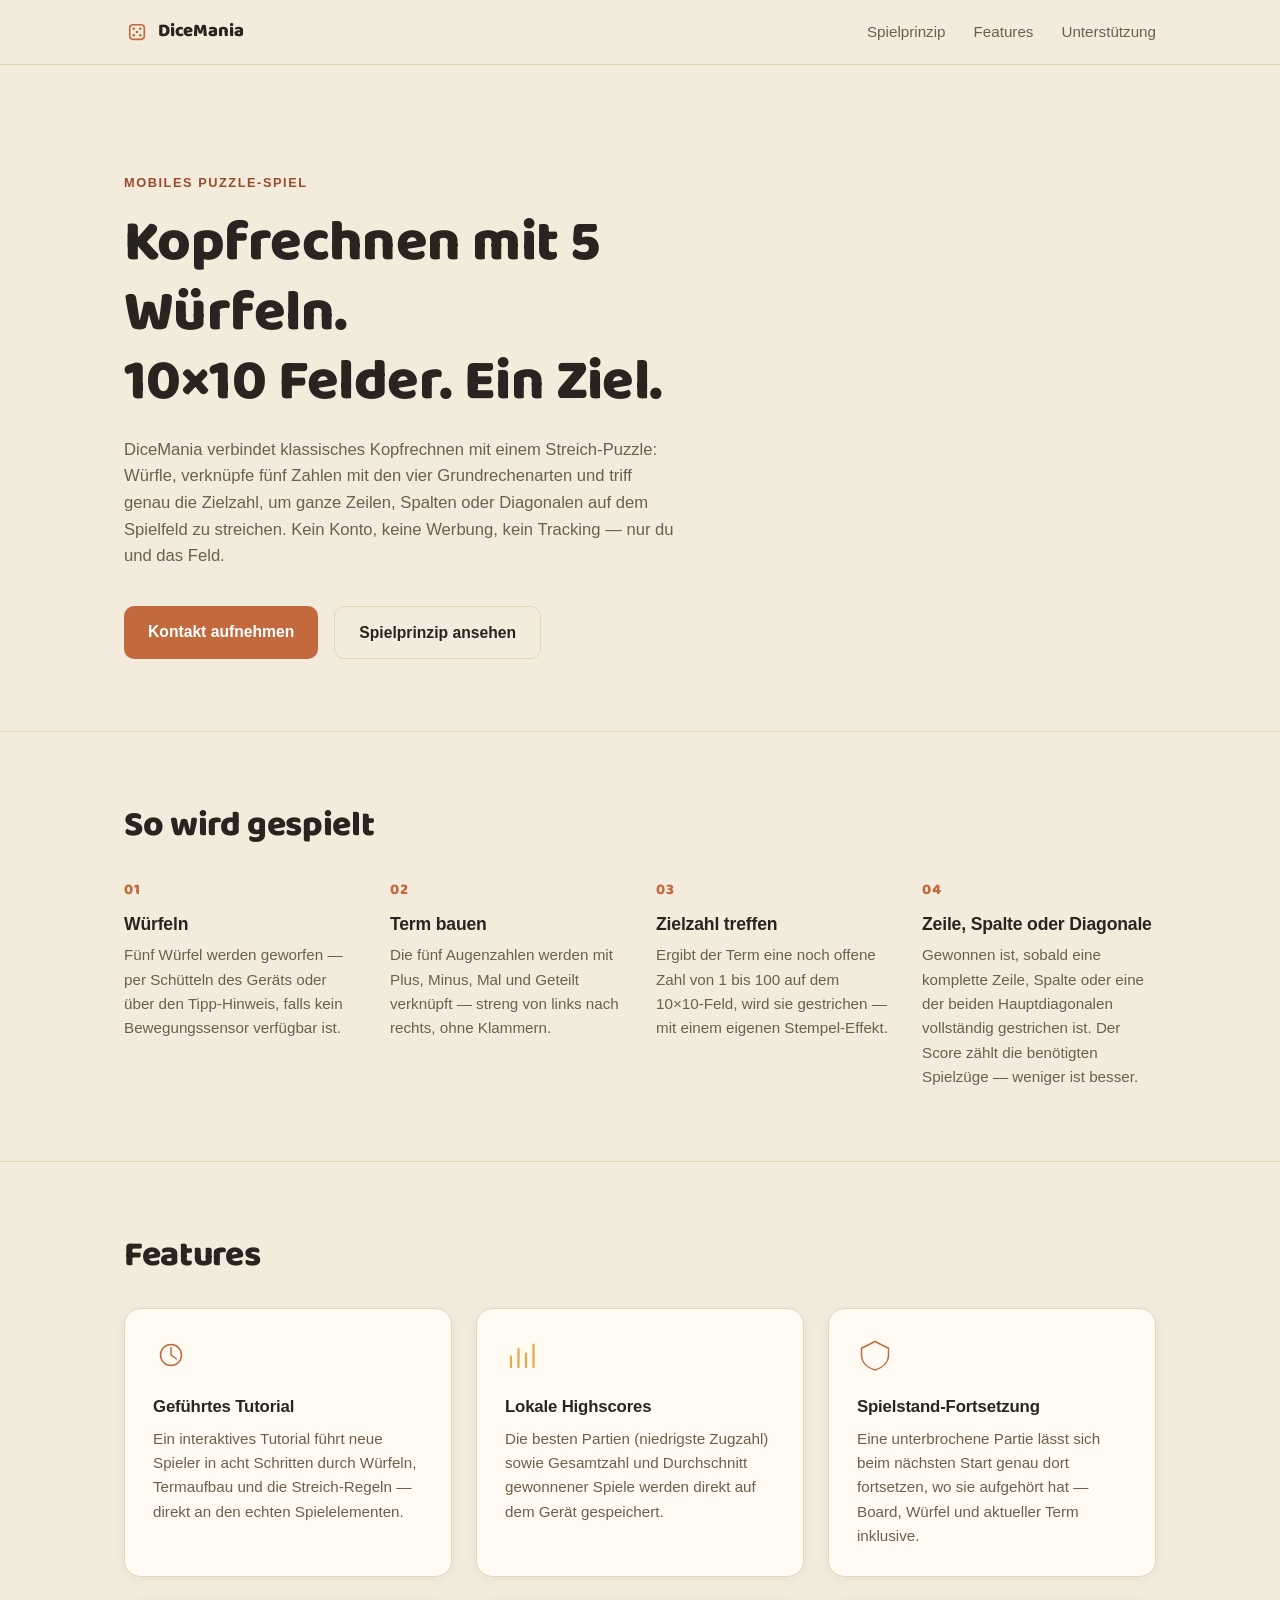
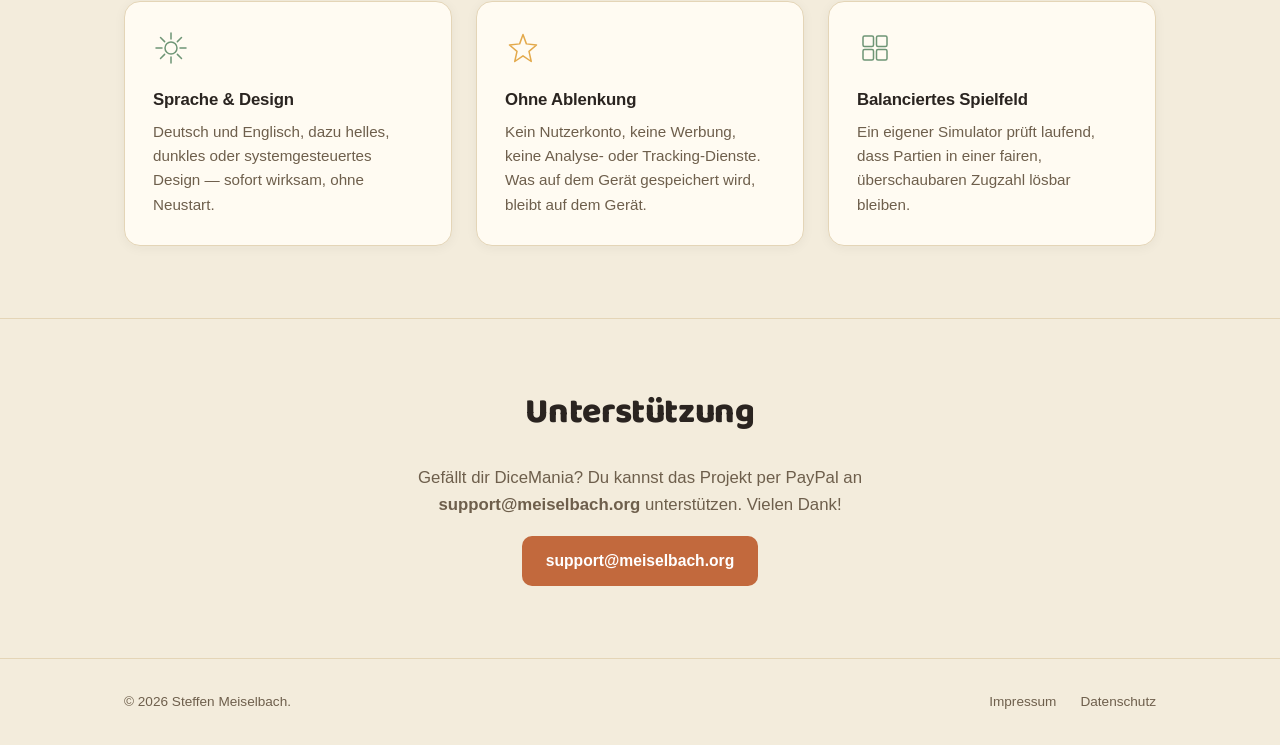
<file: index.html>
<!DOCTYPE html>
<html lang="de">
<head>
<meta charset="UTF-8">
<meta name="viewport" content="width=device-width, initial-scale=1.0">
<title>DiceMania — Kopfrechnen-Puzzle mit 5 Würfeln</title>
<meta name="description" content="DiceMania ist ein mobiles Puzzle-Spiel: Mit 5 Würfeln und den 4 Grundrechenarten Zielzahlen bilden, um Zeilen, Spalten und Diagonalen auf einem 10×10-Feld zu streichen. Ohne Werbung, ohne Tracking, ohne Nutzerkonto.">
<link rel="icon" href="favicon.svg" type="image/svg+xml">
<meta name="theme-color" content="#f3ecdc">
<link rel="preload" href="fonts/Baloo2-ExtraBold.ttf" as="font" type="font/ttf" crossorigin>
<link rel="stylesheet" href="styles.css">
</head>
<body>

<a class="skip-link" href="#main">Zum Inhalt springen</a>

<header class="site-header">
  <div class="wrap header-inner">
    <a href="#top" class="logo">
      <svg class="logo-dice" viewBox="0 0 32 32" aria-hidden="true">
        <rect x="7" y="7" width="18" height="18" rx="4" fill="none" stroke="currentColor" stroke-width="2"/>
        <circle cx="12" cy="12" r="1.6" fill="currentColor"/>
        <circle cx="20" cy="12" r="1.6" fill="currentColor"/>
        <circle cx="16" cy="16" r="1.6" fill="currentColor"/>
        <circle cx="12" cy="20" r="1.6" fill="currentColor"/>
        <circle cx="20" cy="20" r="1.6" fill="currentColor"/>
      </svg>
      DiceMania
    </a>
    <button class="nav-toggle" id="navToggle" aria-expanded="false" aria-controls="primaryNav">
      <span></span><span></span><span></span>
      <span class="sr-only">Menü</span>
    </button>
    <nav id="primaryNav" class="primary-nav">
      <a href="#spielprinzip">Spielprinzip</a>
      <a href="#features">Features</a>
      <a href="#unterstuetzung">Unterstützung</a>
    </nav>
  </div>
</header>

<main id="main">

  <section id="top" class="hero">
    <div class="wrap">
      <p class="eyebrow reveal">Mobiles Puzzle-Spiel</p>
      <h1 class="reveal">Kopfrechnen mit 5 Würfeln.<br>10×10 Felder. Ein Ziel.</h1>
      <p class="hero-sub reveal">
        DiceMania verbindet klassisches Kopfrechnen mit einem Streich-Puzzle:
        Würfle, verknüpfe fünf Zahlen mit den vier Grundrechenarten und
        triff genau die Zielzahl, um ganze Zeilen, Spalten oder Diagonalen
        auf dem Spielfeld zu streichen. Kein Konto, keine Werbung, kein
        Tracking — nur du und das Feld.
      </p>
      <div class="hero-actions reveal">
        <a class="btn btn-primary" href="mailto:support@meiselbach.org?subject=DiceMania">Kontakt aufnehmen</a>
        <a class="btn btn-ghost" href="#spielprinzip">Spielprinzip ansehen</a>
      </div>
    </div>
  </section>

  <section id="spielprinzip" class="section">
    <div class="wrap">
      <h2 class="reveal">So wird gespielt</h2>
      <ol class="rules-steps">
        <li class="reveal">
          <span class="step-num">01</span>
          <h3>Würfeln</h3>
          <p>Fünf Würfel werden geworfen — per Schütteln des Geräts oder über den Tipp-Hinweis, falls kein Bewegungssensor verfügbar ist.</p>
        </li>
        <li class="reveal">
          <span class="step-num">02</span>
          <h3>Term bauen</h3>
          <p>Die fünf Augenzahlen werden mit Plus, Minus, Mal und Geteilt verknüpft — streng von links nach rechts, ohne Klammern.</p>
        </li>
        <li class="reveal">
          <span class="step-num">03</span>
          <h3>Zielzahl treffen</h3>
          <p>Ergibt der Term eine noch offene Zahl von 1 bis 100 auf dem 10×10-Feld, wird sie gestrichen — mit einem eigenen Stempel-Effekt.</p>
        </li>
        <li class="reveal">
          <span class="step-num">04</span>
          <h3>Zeile, Spalte oder Diagonale</h3>
          <p>Gewonnen ist, sobald eine komplette Zeile, Spalte oder eine der beiden Hauptdiagonalen vollständig gestrichen ist. Der Score zählt die benötigten Spielzüge — weniger ist besser.</p>
        </li>
      </ol>
    </div>
  </section>

  <section id="features" class="section">
    <div class="wrap">
      <h2 class="reveal">Features</h2>

      <div class="feature-grid">

        <article class="feature-card reveal">
          <svg class="feature-icon" viewBox="0 0 48 48" aria-hidden="true">
            <path d="M10 24 a14 14 0 1 1 28 0 a14 14 0 1 1 -28 0" fill="none" stroke="currentColor" stroke-width="2"/>
            <path d="M24 14 V24 L31 29" fill="none" stroke="currentColor" stroke-width="2" stroke-linecap="round" stroke-linejoin="round"/>
          </svg>
          <h3>Geführtes Tutorial</h3>
          <p>Ein interaktives Tutorial führt neue Spieler in acht Schritten durch Würfeln, Termaufbau und die Streich-Regeln — direkt an den echten Spielelementen.</p>
        </article>

        <article class="feature-card reveal">
          <svg class="feature-icon feature-icon--gold" viewBox="0 0 48 48" aria-hidden="true">
            <path d="M8 40 V26 M18 40 V16 M28 40 V22 M38 40 V10" stroke="currentColor" stroke-width="3" stroke-linecap="round"/>
          </svg>
          <h3>Lokale Highscores</h3>
          <p>Die besten Partien (niedrigste Zugzahl) sowie Gesamtzahl und Durchschnitt gewonnener Spiele werden direkt auf dem Gerät gespeichert.</p>
        </article>

        <article class="feature-card reveal">
          <svg class="feature-icon" viewBox="0 0 48 48" aria-hidden="true">
            <path d="M24 6 L42 15 V24 C42 34 34 41 24 44 C14 41 6 34 6 24 V15 Z" fill="none" stroke="currentColor" stroke-width="2" stroke-linejoin="round"/>
          </svg>
          <h3>Spielstand-Fortsetzung</h3>
          <p>Eine unterbrochene Partie lässt sich beim nächsten Start genau dort fortsetzen, wo sie aufgehört hat — Board, Würfel und aktueller Term inklusive.</p>
        </article>

        <article class="feature-card reveal">
          <svg class="feature-icon feature-icon--sage" viewBox="0 0 48 48" aria-hidden="true">
            <circle cx="24" cy="24" r="8" fill="none" stroke="currentColor" stroke-width="2"/>
            <path d="M24 4 V12 M24 36 V44 M4 24 H12 M36 24 H44 M10 10 L15.5 15.5 M38 10 L32.5 15.5 M10 38 L15.5 32.5 M38 38 L32.5 32.5" stroke="currentColor" stroke-width="2" stroke-linecap="round"/>
          </svg>
          <h3>Sprache &amp; Design</h3>
          <p>Deutsch und Englisch, dazu helles, dunkles oder systemgesteuertes Design — sofort wirksam, ohne Neustart.</p>
        </article>

        <article class="feature-card reveal">
          <svg class="feature-icon feature-icon--gold" viewBox="0 0 48 48" aria-hidden="true">
            <path d="M24 6 L28.5 18.5 L42 20 L32 28.5 L35 42 L24 34.5 L13 42 L16 28.5 L6 20 L19.5 18.5 Z" fill="none" stroke="currentColor" stroke-width="2" stroke-linejoin="round"/>
          </svg>
          <h3>Ohne Ablenkung</h3>
          <p>Kein Nutzerkonto, keine Werbung, keine Analyse- oder Tracking-Dienste. Was auf dem Gerät gespeichert wird, bleibt auf dem Gerät.</p>
        </article>

        <article class="feature-card reveal">
          <svg class="feature-icon feature-icon--sage" viewBox="0 0 48 48" aria-hidden="true">
            <rect x="8" y="8" width="14" height="14" rx="2" fill="none" stroke="currentColor" stroke-width="2"/>
            <rect x="26" y="8" width="14" height="14" rx="2" fill="none" stroke="currentColor" stroke-width="2"/>
            <rect x="8" y="26" width="14" height="14" rx="2" fill="none" stroke="currentColor" stroke-width="2"/>
            <rect x="26" y="26" width="14" height="14" rx="2" fill="none" stroke="currentColor" stroke-width="2"/>
          </svg>
          <h3>Balanciertes Spielfeld</h3>
          <p>Ein eigener Simulator prüft laufend, dass Partien in einer fairen, überschaubaren Zugzahl lösbar bleiben.</p>
        </article>

      </div>
    </div>
  </section>

  <section id="unterstuetzung" class="section support">
    <div class="wrap">
      <h2 class="reveal">Unterstützung</h2>
      <p class="reveal">
        Gefällt dir DiceMania? Du kannst das Projekt per PayPal an
        <strong>support@meiselbach.org</strong> unterstützen. Vielen Dank!
      </p>
      <div class="hero-actions reveal" style="justify-content: center;">
        <a class="btn btn-primary" href="mailto:support@meiselbach.org?subject=DiceMania">support@meiselbach.org</a>
      </div>
    </div>
  </section>

</main>

<footer class="site-footer">
  <div class="wrap footer-inner">
    <p>&copy; <span id="year">2026</span> Steffen Meiselbach.</p>
    <nav class="footer-links">
      <a href="impressum.html">Impressum</a>
      <a href="datenschutz.html">Datenschutz</a>
    </nav>
  </div>
</footer>

<script src="script.js"></script>
</body>
</html>
</file>
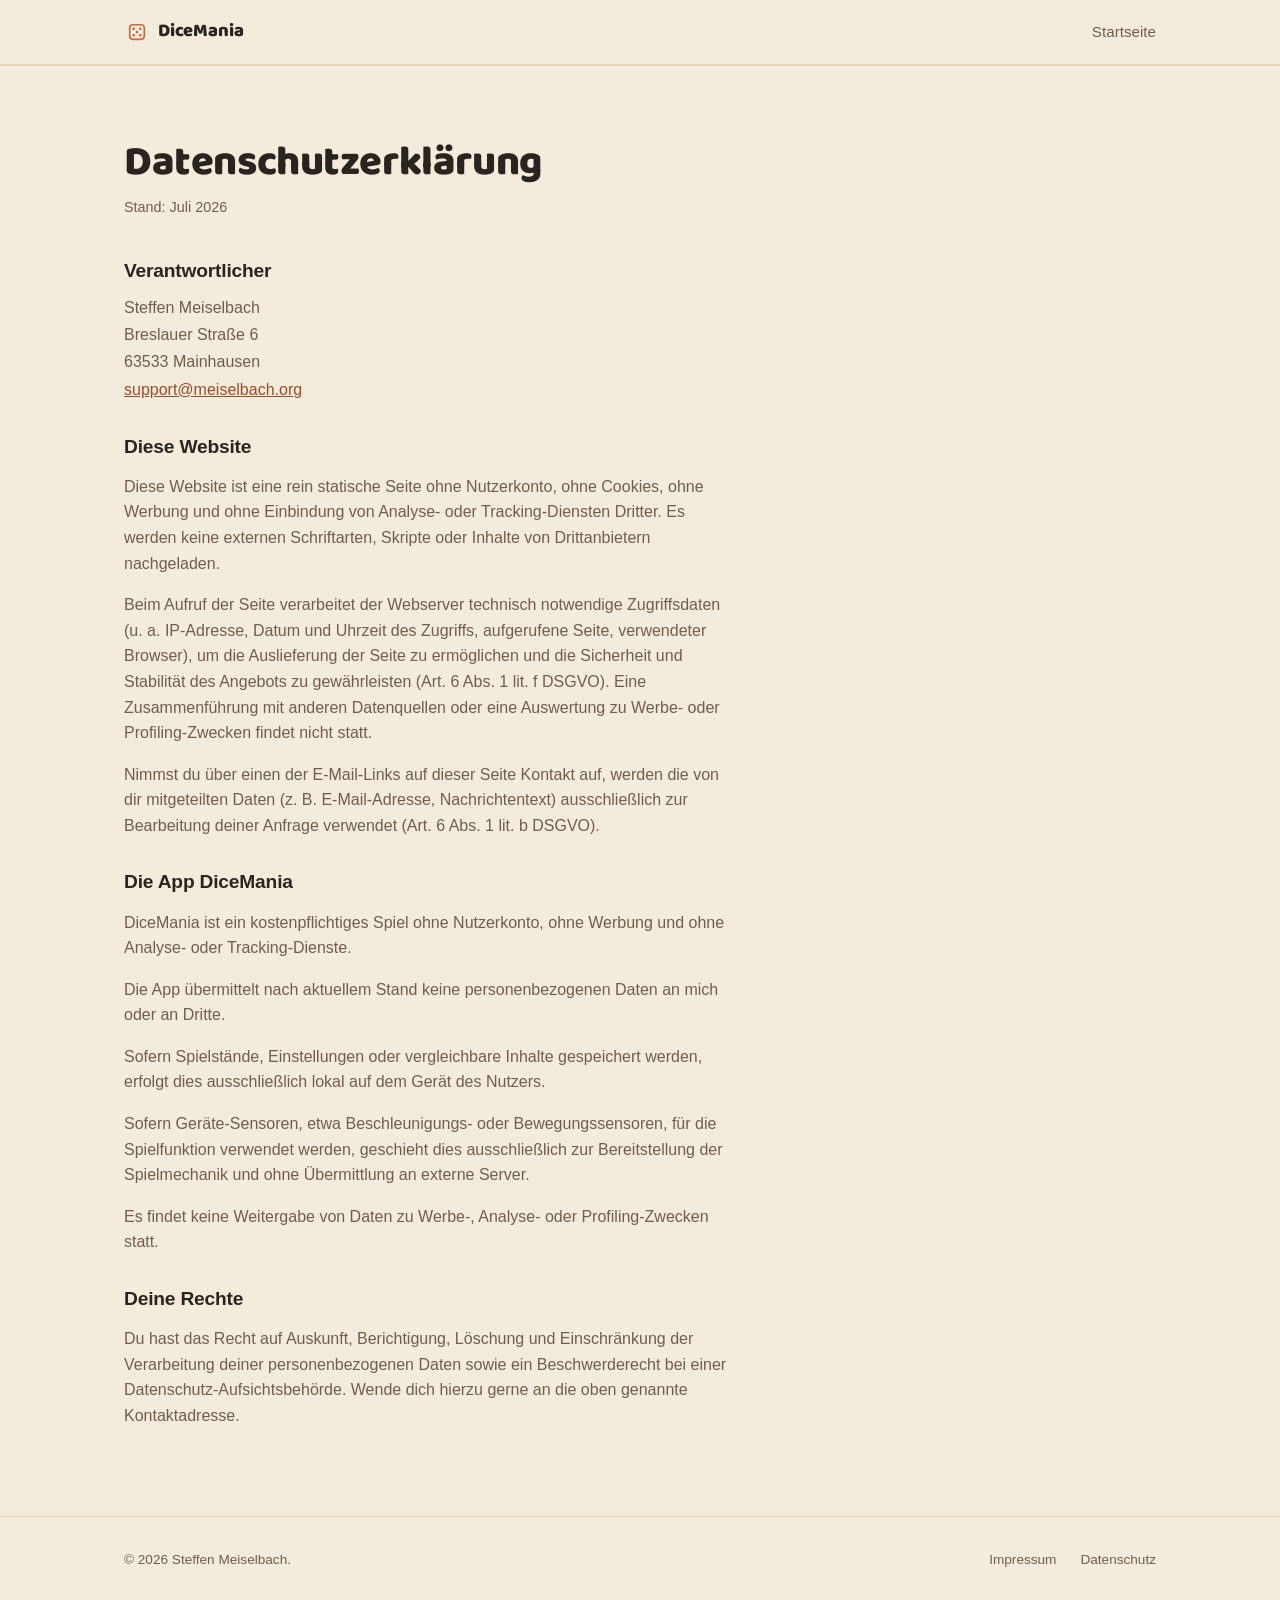
<file: datenschutz.html>
<!DOCTYPE html>
<html lang="de">
<head>
<meta charset="UTF-8">
<meta name="viewport" content="width=device-width, initial-scale=1.0">
<title>Datenschutzerklärung — DiceMania</title>
<meta name="description" content="Datenschutzerklärung für die DiceMania-Website und die DiceMania-App.">
<link rel="icon" href="favicon.svg" type="image/svg+xml">
<meta name="theme-color" content="#f3ecdc">
<link rel="preload" href="fonts/Baloo2-ExtraBold.ttf" as="font" type="font/ttf" crossorigin>
<link rel="stylesheet" href="styles.css">
</head>
<body>

<a class="skip-link" href="#main">Zum Inhalt springen</a>

<header class="site-header">
  <div class="wrap header-inner">
    <a href="index.html" class="logo">
      <svg class="logo-dice" viewBox="0 0 32 32" aria-hidden="true">
        <rect x="7" y="7" width="18" height="18" rx="4" fill="none" stroke="currentColor" stroke-width="2"/>
        <circle cx="12" cy="12" r="1.6" fill="currentColor"/>
        <circle cx="20" cy="12" r="1.6" fill="currentColor"/>
        <circle cx="16" cy="16" r="1.6" fill="currentColor"/>
        <circle cx="12" cy="20" r="1.6" fill="currentColor"/>
        <circle cx="20" cy="20" r="1.6" fill="currentColor"/>
      </svg>
      DiceMania
    </a>
    <nav class="primary-nav">
      <a href="index.html">Startseite</a>
    </nav>
  </div>
</header>

<main id="main">
  <section class="section legal">
    <div class="wrap">
      <h1>Datenschutzerklärung</h1>
      <p class="updated">Stand: Juli 2026</p>

      <h2>Verantwortlicher</h2>
      <address>
        Steffen Meiselbach<br>
        Breslauer Straße 6<br>
        63533 Mainhausen<br>
        <a href="mailto:support@meiselbach.org">support@meiselbach.org</a>
      </address>

      <h2>Diese Website</h2>
      <p>
        Diese Website ist eine rein statische Seite ohne Nutzerkonto,
        ohne Cookies, ohne Werbung und ohne Einbindung von
        Analyse- oder Tracking-Diensten Dritter. Es werden keine externen
        Schriftarten, Skripte oder Inhalte von Drittanbietern nachgeladen.
      </p>
      <p>
        Beim Aufruf der Seite verarbeitet der Webserver technisch
        notwendige Zugriffsdaten (u. a. IP-Adresse, Datum und Uhrzeit des
        Zugriffs, aufgerufene Seite, verwendeter Browser), um die Auslieferung
        der Seite zu ermöglichen und die Sicherheit und Stabilität des
        Angebots zu gewährleisten (Art. 6 Abs. 1 lit. f DSGVO). Eine
        Zusammenführung mit anderen Datenquellen oder eine Auswertung zu
        Werbe- oder Profiling-Zwecken findet nicht statt.
      </p>
      <p>
        Nimmst du über einen der E-Mail-Links auf dieser Seite Kontakt auf,
        werden die von dir mitgeteilten Daten (z. B. E-Mail-Adresse,
        Nachrichtentext) ausschließlich zur Bearbeitung deiner Anfrage
        verwendet (Art. 6 Abs. 1 lit. b DSGVO).
      </p>

      <h2>Die App DiceMania</h2>
      <p>
        DiceMania ist ein kostenpflichtiges Spiel ohne Nutzerkonto, ohne
        Werbung und ohne Analyse- oder Tracking-Dienste.
      </p>
      <p>
        Die App übermittelt nach aktuellem Stand keine personenbezogenen
        Daten an mich oder an Dritte.
      </p>
      <p>
        Sofern Spielstände, Einstellungen oder vergleichbare Inhalte
        gespeichert werden, erfolgt dies ausschließlich lokal auf dem Gerät
        des Nutzers.
      </p>
      <p>
        Sofern Geräte-Sensoren, etwa Beschleunigungs- oder
        Bewegungssensoren, für die Spielfunktion verwendet werden, geschieht
        dies ausschließlich zur Bereitstellung der Spielmechanik und ohne
        Übermittlung an externe Server.
      </p>
      <p>
        Es findet keine Weitergabe von Daten zu Werbe-, Analyse- oder
        Profiling-Zwecken statt.
      </p>

      <h2>Deine Rechte</h2>
      <p>
        Du hast das Recht auf Auskunft, Berichtigung, Löschung und
        Einschränkung der Verarbeitung deiner personenbezogenen Daten sowie
        ein Beschwerderecht bei einer Datenschutz-Aufsichtsbehörde. Wende
        dich hierzu gerne an die oben genannte Kontaktadresse.
      </p>
    </div>
  </section>
</main>

<footer class="site-footer">
  <div class="wrap footer-inner">
    <p>&copy; <span id="year">2026</span> Steffen Meiselbach.</p>
    <nav class="footer-links">
      <a href="impressum.html">Impressum</a>
      <a href="datenschutz.html">Datenschutz</a>
    </nav>
  </div>
</footer>

<script src="script.js"></script>
</body>
</html>
</file>
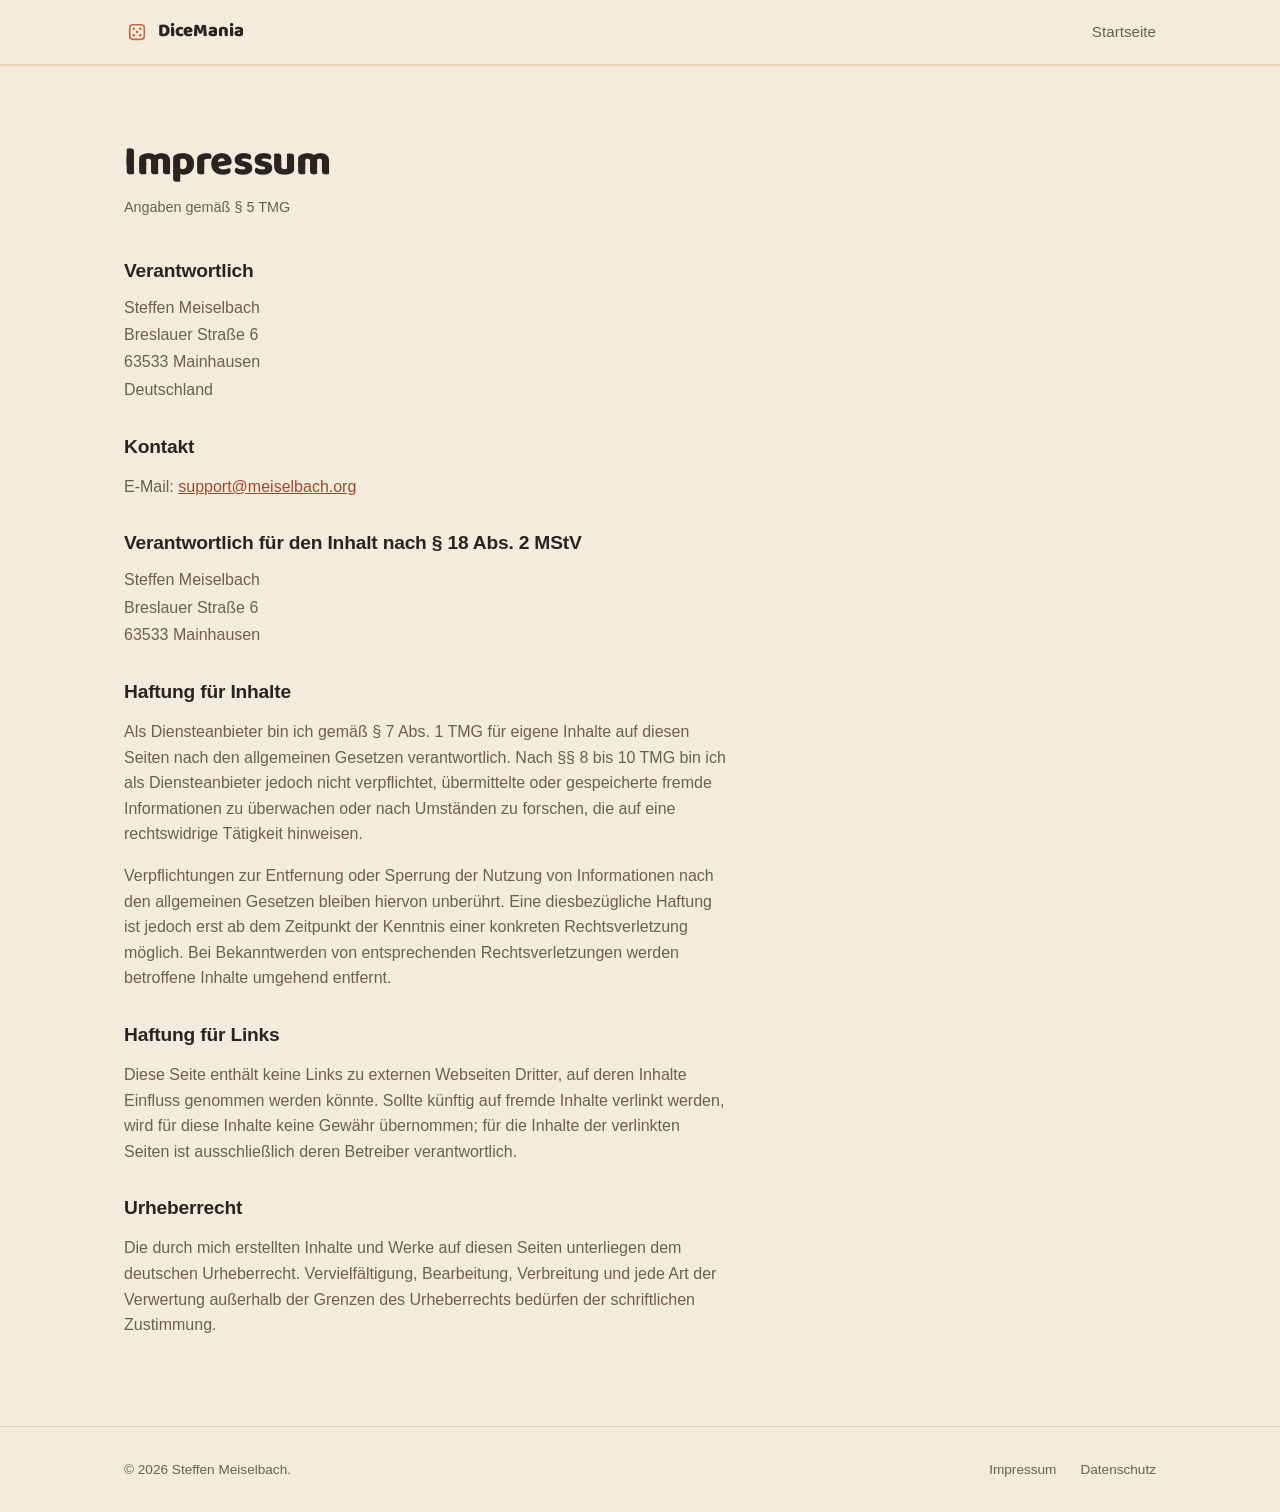
<file: impressum.html>
<!DOCTYPE html>
<html lang="de">
<head>
<meta charset="UTF-8">
<meta name="viewport" content="width=device-width, initial-scale=1.0">
<title>Impressum — DiceMania</title>
<meta name="description" content="Impressum von DiceMania gemäß § 5 TMG.">
<link rel="icon" href="favicon.svg" type="image/svg+xml">
<meta name="theme-color" content="#f3ecdc">
<link rel="preload" href="fonts/Baloo2-ExtraBold.ttf" as="font" type="font/ttf" crossorigin>
<link rel="stylesheet" href="styles.css">
</head>
<body>

<a class="skip-link" href="#main">Zum Inhalt springen</a>

<header class="site-header">
  <div class="wrap header-inner">
    <a href="index.html" class="logo">
      <svg class="logo-dice" viewBox="0 0 32 32" aria-hidden="true">
        <rect x="7" y="7" width="18" height="18" rx="4" fill="none" stroke="currentColor" stroke-width="2"/>
        <circle cx="12" cy="12" r="1.6" fill="currentColor"/>
        <circle cx="20" cy="12" r="1.6" fill="currentColor"/>
        <circle cx="16" cy="16" r="1.6" fill="currentColor"/>
        <circle cx="12" cy="20" r="1.6" fill="currentColor"/>
        <circle cx="20" cy="20" r="1.6" fill="currentColor"/>
      </svg>
      DiceMania
    </a>
    <nav class="primary-nav">
      <a href="index.html">Startseite</a>
    </nav>
  </div>
</header>

<main id="main">
  <section class="section legal">
    <div class="wrap">
      <h1>Impressum</h1>
      <p class="updated">Angaben gemäß § 5 TMG</p>

      <h2>Verantwortlich</h2>
      <address>
        Steffen Meiselbach<br>
        Breslauer Straße 6<br>
        63533 Mainhausen<br>
        Deutschland
      </address>

      <h2>Kontakt</h2>
      <p>E-Mail: <a href="mailto:support@meiselbach.org">support@meiselbach.org</a></p>

      <h2>Verantwortlich für den Inhalt nach § 18 Abs. 2 MStV</h2>
      <address>
        Steffen Meiselbach<br>
        Breslauer Straße 6<br>
        63533 Mainhausen
      </address>

      <h2>Haftung für Inhalte</h2>
      <p>
        Als Diensteanbieter bin ich gemäß § 7 Abs. 1 TMG für eigene Inhalte
        auf diesen Seiten nach den allgemeinen Gesetzen verantwortlich. Nach
        §§ 8 bis 10 TMG bin ich als Diensteanbieter jedoch nicht
        verpflichtet, übermittelte oder gespeicherte fremde Informationen zu
        überwachen oder nach Umständen zu forschen, die auf eine
        rechtswidrige Tätigkeit hinweisen.
      </p>
      <p>
        Verpflichtungen zur Entfernung oder Sperrung der Nutzung von
        Informationen nach den allgemeinen Gesetzen bleiben hiervon
        unberührt. Eine diesbezügliche Haftung ist jedoch erst ab dem
        Zeitpunkt der Kenntnis einer konkreten Rechtsverletzung möglich. Bei
        Bekanntwerden von entsprechenden Rechtsverletzungen werden
        betroffene Inhalte umgehend entfernt.
      </p>

      <h2>Haftung für Links</h2>
      <p>
        Diese Seite enthält keine Links zu externen Webseiten Dritter, auf
        deren Inhalte Einfluss genommen werden könnte. Sollte künftig auf
        fremde Inhalte verlinkt werden, wird für diese Inhalte keine Gewähr
        übernommen; für die Inhalte der verlinkten Seiten ist ausschließlich
        deren Betreiber verantwortlich.
      </p>

      <h2>Urheberrecht</h2>
      <p>
        Die durch mich erstellten Inhalte und Werke auf diesen Seiten
        unterliegen dem deutschen Urheberrecht. Vervielfältigung,
        Bearbeitung, Verbreitung und jede Art der Verwertung außerhalb der
        Grenzen des Urheberrechts bedürfen der schriftlichen Zustimmung.
      </p>
    </div>
  </section>
</main>

<footer class="site-footer">
  <div class="wrap footer-inner">
    <p>&copy; <span id="year">2026</span> Steffen Meiselbach.</p>
    <nav class="footer-links">
      <a href="impressum.html">Impressum</a>
      <a href="datenschutz.html">Datenschutz</a>
    </nav>
  </div>
</footer>

<script src="script.js"></script>
</body>
</html>
</file>
<file: styles.css>
/* Baloo 2 (SIL Open Font License, siehe fonts/OFL.txt) — dieselbe
   Display-Schrift wie in der DiceMania-App, dort ebenfalls nur für
   Überschriften/Zahlen statt für Fließtext eingesetzt. */
@font-face {
  font-family: 'Baloo 2';
  src: url('fonts/Baloo2-ExtraBold.ttf') format('truetype');
  font-weight: 700;
  font-style: normal;
  font-display: swap;
}

:root {
  /* Direkt aus dem App-Theme übernommen (lib/ui/theme/app_theme.dart /
     semantic_colors.dart), damit Website und App wie derselbe Ort wirken. */
  --bg: #f3ecdc;
  --bg-card: #fffbf2;
  --border: #e4d5b7;
  --text: #2a2420;
  --text-dim: #6e5f4c;
  --accent: #c2693d;
  --accent-hover: #a8542e;
  --accent-link: #9c4b29;
  --accent-soft: #ecd3be;
  --gold: #e3a94b;
  --sage: #6e9575;
  --radius: 16px;
  --max-width: 1080px;
  --space: clamp(1rem, 2vw, 1.5rem);
  --font-display: 'Baloo 2', -apple-system, BlinkMacSystemFont, "Segoe UI", Roboto, sans-serif;
}

* { box-sizing: border-box; }

html {
  scroll-behavior: smooth;
}

body {
  margin: 0;
  background: var(--bg);
  color: var(--text);
  font-family: -apple-system, BlinkMacSystemFont, "Segoe UI", Roboto, "Helvetica Neue", Arial, sans-serif;
  line-height: 1.6;
  -webkit-font-smoothing: antialiased;
}

.wrap {
  max-width: var(--max-width);
  margin: 0 auto;
  padding: 0 var(--space);
}

.sr-only {
  position: absolute;
  width: 1px; height: 1px;
  overflow: hidden;
  clip: rect(0 0 0 0);
}

.skip-link {
  position: absolute;
  left: -999px;
  top: 0;
  background: var(--accent);
  color: #fff;
  padding: 0.5rem 1rem;
  z-index: 100;
}
.skip-link:focus {
  left: var(--space);
  top: var(--space);
}

a {
  color: var(--accent-link);
}

h1, h2, h3 {
  line-height: 1.2;
  font-weight: 700;
  letter-spacing: -0.01em;
}

h1, h2 {
  font-family: var(--font-display);
}

h2 {
  font-size: clamp(1.6rem, 3vw, 2.2rem);
  margin: 0 0 2rem;
}

/* Header */

.site-header {
  position: sticky;
  top: 0;
  z-index: 50;
  background: rgba(243, 236, 220, 0.9);
  backdrop-filter: blur(8px);
  border-bottom: 1px solid var(--border);
}

.header-inner {
  display: flex;
  align-items: center;
  justify-content: space-between;
  height: 64px;
}

.logo {
  display: flex;
  align-items: center;
  gap: 0.5rem;
  font-family: var(--font-display);
  font-weight: 700;
  font-size: 1.15rem;
  color: var(--text);
  text-decoration: none;
  letter-spacing: -0.01em;
}

.logo-dice {
  width: 26px;
  height: 26px;
  flex-shrink: 0;
  color: var(--accent);
}

.primary-nav {
  display: flex;
  align-items: center;
  gap: 1.75rem;
}

.primary-nav a {
  color: var(--text-dim);
  text-decoration: none;
  font-size: 0.95rem;
}

.primary-nav a:hover,
.primary-nav a:focus-visible {
  color: var(--accent-link);
}

.nav-toggle {
  display: none;
  flex-direction: column;
  justify-content: center;
  gap: 5px;
  width: 36px;
  height: 36px;
  background: none;
  border: none;
  cursor: pointer;
}
.nav-toggle span {
  display: block;
  height: 2px;
  background: var(--text);
  border-radius: 2px;
}

@media (max-width: 700px) {
  .nav-toggle { display: flex; }

  .primary-nav {
    position: absolute;
    top: 64px;
    left: 0;
    right: 0;
    background: var(--bg-card);
    border-bottom: 1px solid var(--border);
    flex-direction: column;
    align-items: flex-start;
    gap: 0;
    max-height: 0;
    overflow: hidden;
    transition: max-height 0.25s ease;
  }
  .primary-nav.is-open {
    max-height: 320px;
  }
  .primary-nav a {
    width: 100%;
    padding: 1rem var(--space);
    border-top: 1px solid var(--border);
  }
}

/* Hero */

.hero {
  padding: clamp(4rem, 12vh, 8rem) 0 clamp(3rem, 8vh, 5rem);
}

.eyebrow {
  color: var(--accent-link);
  text-transform: uppercase;
  letter-spacing: 0.12em;
  font-size: 0.8rem;
  font-weight: 700;
  margin: 0 0 1rem;
}

.hero h1 {
  font-size: clamp(2.2rem, 5.5vw, 3.6rem);
  margin: 0 0 1.25rem;
  max-width: 20ch;
}

.hero-sub {
  color: var(--text-dim);
  font-size: clamp(1rem, 1.3vw, 1.15rem);
  max-width: 60ch;
  margin: 0 0 2.25rem;
}

.hero-actions {
  display: flex;
  flex-wrap: wrap;
  gap: 1rem;
}

.btn {
  display: inline-block;
  text-decoration: none;
  font-weight: 700;
  border-radius: 10px;
  padding: 0.8rem 1.5rem;
  font-size: 0.98rem;
  transition: background 0.15s ease, border-color 0.15s ease, color 0.15s ease;
}

.btn-primary {
  background: var(--accent);
  /* Weiß auf Terrakotta misst rein rechnerisch nur ~3,9:1 Kontrast — dieselbe
     Abwägung wie im App-Theme (dort per CEO-Entscheidung akzeptiert), hier
     durch denselben fetten Schriftschnitt abgefedert statt die App-Akzentfarbe
     zu verwässern. */
  color: #fff;
}
.btn-primary:hover,
.btn-primary:focus-visible { background: var(--accent-hover); }

.btn-ghost {
  color: var(--text);
  border: 1.5px solid var(--border);
}
.btn-ghost:hover,
.btn-ghost:focus-visible { border-color: var(--accent); color: var(--accent-link); }

/* Sections */

.section {
  padding: clamp(3rem, 8vh, 5rem) 0;
  border-top: 1px solid var(--border);
}

.section p {
  color: var(--text-dim);
  max-width: 68ch;
  font-size: 1.05rem;
}
.section p + p { margin-top: 1.25rem; }

/* Feature grid */

.feature-grid {
  display: grid;
  grid-template-columns: repeat(auto-fit, minmax(260px, 1fr));
  gap: 1.5rem;
}

.feature-card {
  background: var(--bg-card);
  border: 1px solid var(--border);
  border-radius: var(--radius);
  padding: 1.75rem;
  box-shadow: 0 2px 12px rgba(42, 36, 32, 0.05);
}

.feature-icon {
  width: 36px;
  height: 36px;
  color: var(--accent);
  margin-bottom: 1rem;
}
.feature-icon--gold { color: var(--gold); }
.feature-icon--sage { color: var(--sage); }

.feature-card h3 {
  font-size: 1.05rem;
  margin: 0 0 0.6rem;
}

.feature-card p {
  color: var(--text-dim);
  margin: 0;
  font-size: 0.95rem;
}

/* Rules list */

.rules-steps {
  list-style: none;
  margin: 0;
  padding: 0;
  display: grid;
  grid-template-columns: repeat(auto-fit, minmax(220px, 1fr));
  gap: 2rem;
}

.step-num {
  display: block;
  font-family: var(--font-display);
  color: var(--accent);
  font-weight: 700;
  font-size: 0.95rem;
  letter-spacing: 0.05em;
  margin-bottom: 0.75rem;
}

.rules-steps h3 {
  font-size: 1.1rem;
  margin: 0 0 0.5rem;
}

.rules-steps p {
  color: var(--text-dim);
  font-size: 0.95rem;
  margin: 0;
}

/* Support */

.support {
  text-align: center;
}

.support p {
  margin-left: auto;
  margin-right: auto;
}

/* Legal pages */

.legal h1 {
  font-size: clamp(1.8rem, 4vw, 2.6rem);
  margin: 0 0 0.5rem;
}

.legal .updated {
  color: var(--text-dim);
  font-size: 0.9rem;
  margin: 0 0 2.5rem;
}

.legal h2 {
  font-family: inherit;
  font-size: 1.2rem;
  margin: 2rem 0 0.75rem;
}

.legal p {
  color: var(--text-dim);
  max-width: 68ch;
  font-size: 1rem;
}
.legal p + p { margin-top: 1rem; }

.legal address {
  font-style: normal;
  color: var(--text-dim);
  line-height: 1.7;
}

.legal address a { color: var(--accent-link); }

/* Footer */

.site-footer {
  border-top: 1px solid var(--border);
  padding: 2rem 0;
}

.footer-inner {
  display: flex;
  flex-wrap: wrap;
  gap: 1rem 2rem;
  align-items: center;
  justify-content: space-between;
}

.site-footer p {
  color: var(--text-dim);
  font-size: 0.85rem;
  margin: 0;
}

.footer-links {
  display: flex;
  gap: 1.5rem;
}

.footer-links a {
  color: var(--text-dim);
  font-size: 0.85rem;
  text-decoration: none;
}
.footer-links a:hover,
.footer-links a:focus-visible {
  color: var(--accent-link);
}

/* Reveal-on-scroll */

.reveal {
  opacity: 0;
  transform: translateY(12px);
  transition: opacity 0.5s ease, transform 0.5s ease;
}
.reveal.is-visible {
  opacity: 1;
  transform: translateY(0);
}

@media (prefers-reduced-motion: reduce) {
  html { scroll-behavior: auto; }
  .reveal {
    opacity: 1;
    transform: none;
    transition: none;
  }
  .btn, .primary-nav {
    transition: none;
  }
}
</file>
